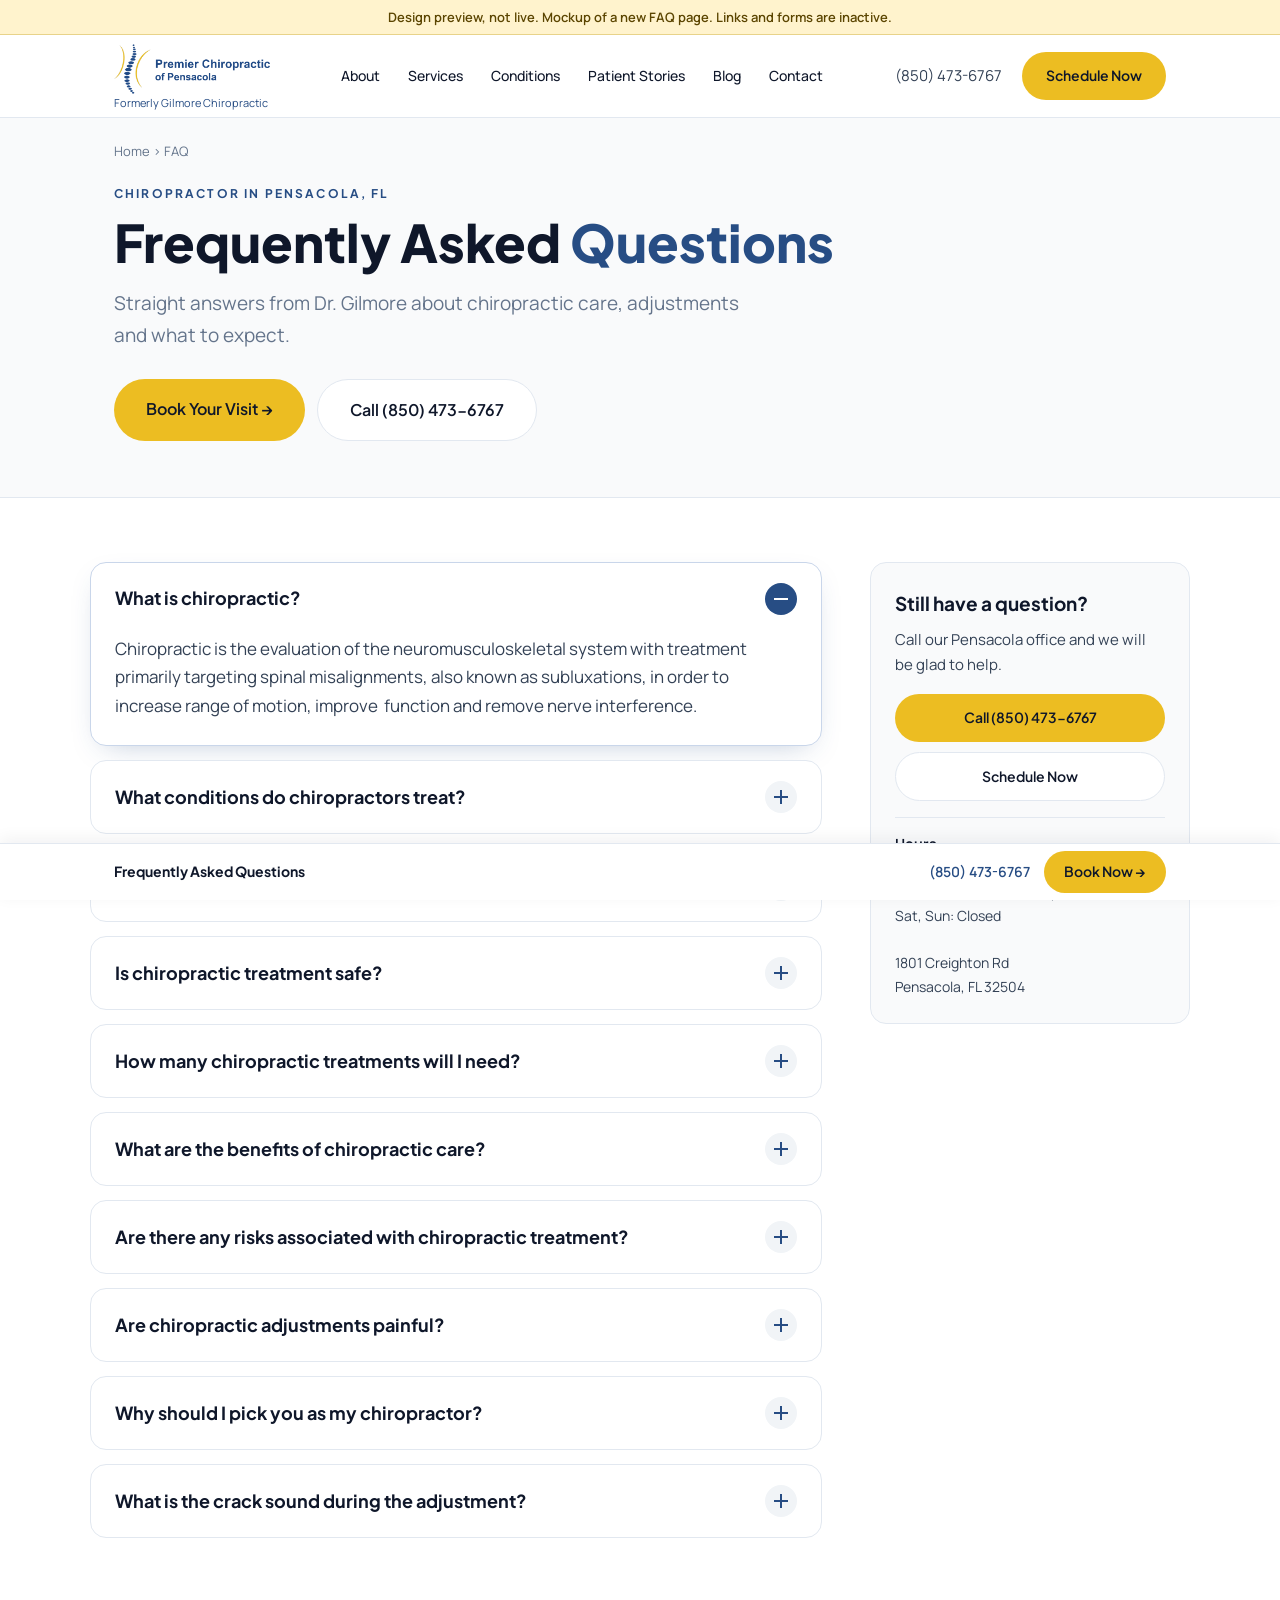
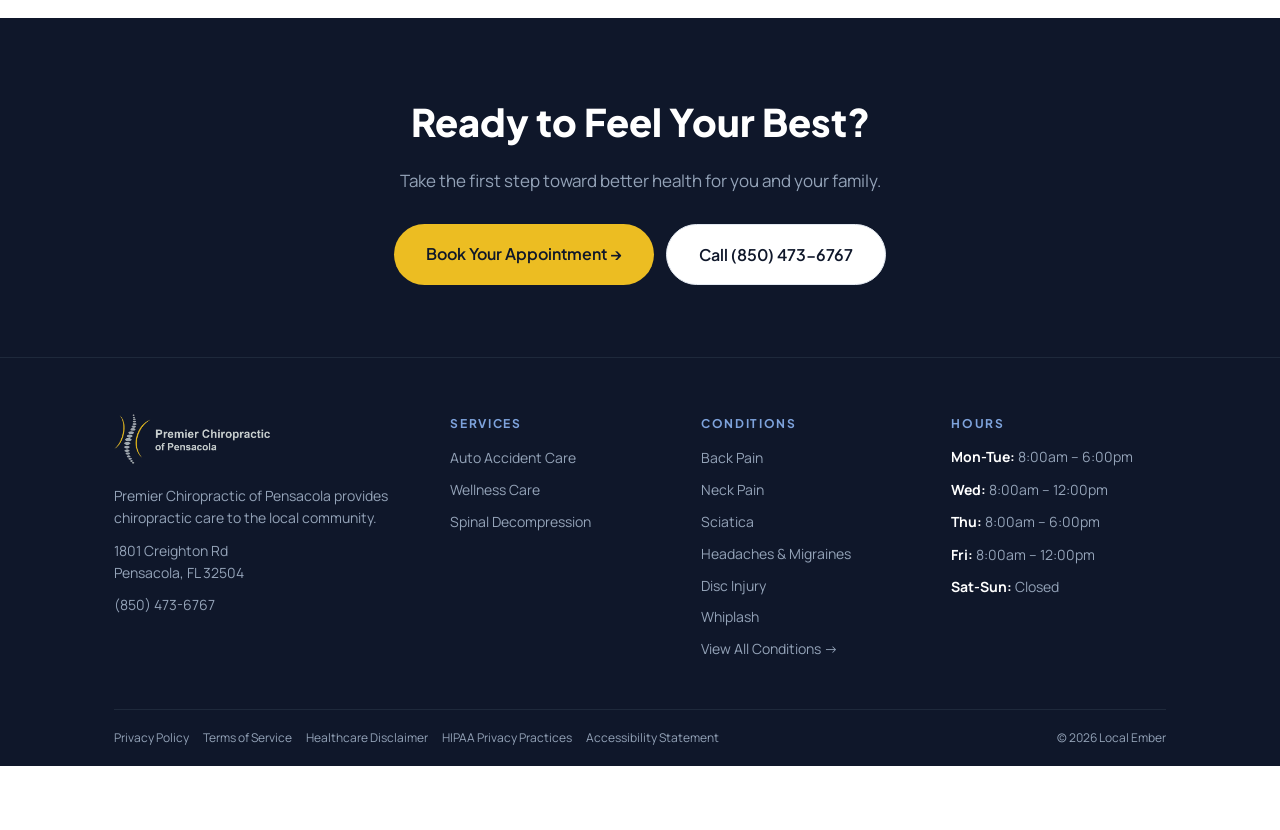
<file: index.html>
<!DOCTYPE html>
<html lang="en-US">
<head>
<meta charset="utf-8">
<meta name="viewport" content="width=device-width, initial-scale=1">
<meta name="robots" content="noindex, nofollow">
<title>FAQ mockup | Premier Chiropractic of Pensacola (design preview)</title>
<link rel="preconnect" href="https://fonts.googleapis.com">
<link rel="preconnect" href="https://fonts.gstatic.com" crossorigin>
<link href="https://fonts.googleapis.com/css2?family=Manrope:wght@400;500;600&family=Plus+Jakarta+Sans:wght@600;700;800&display=swap" rel="stylesheet">
<style>
:root{--ink:#0F172A;--blue:#274D84;--body:#334155;--muted:#64748B;--gold:#ECBD22;--gold-h:#957715;--bg1:#F9FAFB;--bg2:#F1F4F7;--line:#E2E8F0}
*{box-sizing:border-box}
html{scroll-behavior:smooth}
body{margin:0;font-family:Manrope,system-ui,sans-serif;color:var(--body);font-size:17px;line-height:1.7;background:#fff;padding-bottom:64px}
h1,h2,h3{font-family:'Plus Jakarta Sans',system-ui,sans-serif;color:var(--ink);margin:0}
a{color:var(--blue)}
.wrap{max-width:1100px;margin:0 auto;padding:0 24px}
.banner{background:#fff3cd;color:#5b4500;text-align:center;font-size:13px;font-weight:600;padding:6px 12px;border-bottom:1px solid #e8d38a}
header.site{position:sticky;top:0;z-index:20;background:rgba(255,255,255,.97);border-bottom:1px solid var(--line);backdrop-filter:blur(8px)}
.hd{display:flex;align-items:center;justify-content:space-between;gap:20px;min-height:82px}
.hd img{height:50px;width:auto;display:block}
.brand{text-decoration:none;display:block}.brand small{display:block;font-size:11px;color:var(--blue);margin-top:2px;line-height:1.2}
nav.main{display:flex;gap:28px;font-size:14px;font-weight:500}
nav.main a{color:var(--ink);text-decoration:none}
nav.main a:hover{color:var(--blue)}
.hd-r{display:flex;align-items:center;gap:20px}
.phone{color:var(--body);text-decoration:none;font-size:15px;white-space:nowrap}
.btn{white-space:nowrap;display:inline-block;background:var(--gold);color:var(--ink);font-family:'Plus Jakarta Sans',sans-serif;font-weight:600;font-size:14px;padding:12px 24px;border-radius:100px;text-decoration:none;border:0;transition:background .2s,color .2s}
.btn:hover{background:var(--gold-h);color:#fff}
.btn.lg{font-size:16px;padding:16px 32px}
.btn.ghost{background:#fff;color:var(--ink);border:1px solid var(--line)}
.btn.ghost:hover{background:var(--bg2);color:var(--ink)}
.burger{display:none;width:44px;height:44px;border:0;background:none;padding:10px;cursor:default}
.burger i,.burger i:before,.burger i:after{display:block;height:3px;background:var(--blue);border-radius:2px;content:"";position:relative}
.burger i:before{top:-8px}.burger i:after{top:5px}
.crumbs{font-size:13px;color:var(--muted);padding-top:22px}
.crumbs a{color:var(--muted);text-decoration:none}
.hero{background:var(--bg1);padding-bottom:56px;border-bottom:1px solid var(--line)}
.eyebrow{font-family:'Plus Jakarta Sans',sans-serif;font-size:12px;letter-spacing:.18em;text-transform:uppercase;font-weight:700;color:var(--blue);margin:22px 0 8px}
.hero h1{font-size:clamp(34px,5vw,52px);font-weight:800;line-height:1.12;max-width:760px}
.hero h1 em{font-style:normal;color:var(--blue)}
.hero p.sub{font-size:19px;color:var(--muted);max-width:640px;margin:16px 0 28px}
.hero .cta{display:flex;gap:12px;flex-wrap:wrap}
.layout{display:grid;grid-template-columns:minmax(0,1fr) 320px;gap:48px;padding:64px 0 80px;align-items:start}
.faqs{display:grid;gap:14px}
details.faq{border:1px solid var(--line);border-radius:16px;background:#fff;transition:box-shadow .2s,border-color .2s}
details.faq[open]{border-color:#c9d6ea;box-shadow:0 10px 30px -14px rgba(39,77,132,.35)}
details.faq summary{list-style:none;cursor:pointer;display:flex;align-items:center;justify-content:space-between;gap:16px;padding:20px 24px;font-family:'Plus Jakarta Sans',sans-serif;font-weight:700;font-size:18px;color:var(--ink);line-height:1.35;min-height:60px}
details.faq summary::-webkit-details-marker{display:none}
details.faq summary:focus-visible{outline:3px solid var(--blue);outline-offset:2px;border-radius:16px}
details.faq summary i{flex:none;width:32px;height:32px;border-radius:50%;background:var(--bg2);position:relative}
details.faq summary i:before,details.faq summary i:after{content:"";position:absolute;left:9px;top:15px;width:14px;height:2px;background:var(--blue);transition:transform .2s}
details.faq summary i:after{transform:rotate(90deg)}
details.faq[open] summary i{background:var(--blue)}
details.faq[open] summary i:before,details.faq[open] summary i:after{background:#fff}
details.faq[open] summary i:after{transform:rotate(0)}
.ans{padding:0 24px 24px}
.ans p{margin:0;max-width:68ch}
aside .card{background:var(--bg1);border:1px solid var(--line);border-radius:16px;padding:24px;position:sticky;top:110px}
aside h3{font-size:19px;margin-bottom:8px}
aside p{font-size:15px;margin:0 0 16px}
aside .btn{display:block;text-align:center;margin-bottom:10px}
aside .hours{font-size:14px;border-top:1px solid var(--line);margin-top:16px;padding-top:14px;color:var(--body)}
aside .hours b{color:var(--ink)}
.cta-band{background:var(--ink);color:#fff;text-align:center;padding:72px 0}
.cta-band h2{color:#fff;font-size:clamp(28px,4vw,38px);font-weight:800}
.cta-band p{color:#94A3B8;margin:12px 0 28px}
.cta-band .row{display:flex;gap:12px;justify-content:center;flex-wrap:wrap}
footer.site{background:var(--ink);color:#94A3B8;font-size:14px;border-top:1px solid #1e293b}
.ft{display:grid;grid-template-columns:1.4fr 1fr 1fr 1fr;gap:36px;padding:56px 0 40px}
.ft img{height:50px;margin-bottom:14px}
.ft h4{font-family:'Plus Jakarta Sans',sans-serif;color:#7ea3dc;font-size:12px;letter-spacing:.14em;text-transform:uppercase;margin:0 0 12px}
.ft a{display:block;color:#94A3B8;text-decoration:none;margin-bottom:8px}
.ft a:hover{color:#fff}
.ft p{margin:0 0 10px;line-height:1.6}
.legal{border-top:1px solid #1e293b;padding:18px 0;font-size:12px;display:flex;flex-wrap:wrap;gap:6px 18px;justify-content:space-between}
.legal span a{display:inline;margin-right:14px;color:#94A3B8;text-decoration:none}
.bar{position:fixed;left:0;right:0;bottom:0;z-index:30;background:#fff;border-top:1px solid var(--line);box-shadow:0 -4px 16px rgba(15,23,42,.06)}
.bar .wrap{display:flex;align-items:center;justify-content:space-between;min-height:56px;gap:12px}
.bar b{font-family:'Plus Jakarta Sans',sans-serif;font-size:14px;color:var(--ink)}
.bar a.p{color:var(--blue);font-weight:600;text-decoration:none;font-size:14px;margin-right:14px}
.bar .btn{padding:9px 20px}
@media(max-width:900px){
 nav.main,.hd-r .phone{display:none}
 .burger{display:block}
 .layout{grid-template-columns:1fr;padding:40px 0 56px;gap:32px}
 aside .card{position:static}
 .ft{grid-template-columns:1fr 1fr}
}
@media(max-width:560px){
 body{font-size:16px}
 .wrap{padding:0 18px}
 .hd{min-height:68px}.hd img{height:44px}
 .hd-r .btn{padding:9px 14px;font-size:12.5px}
 .hd-r{gap:6px}.hd{gap:8px}.brand small{font-size:9.5px;white-space:nowrap}.hd img{height:40px}
 details.faq summary{font-size:16.5px;padding:16px 16px}
 .ans{padding:0 16px 20px}
 .ft{grid-template-columns:1fr}
 .bar a.p{display:none}
 .hero .btn.lg{width:100%;text-align:center}
}
@media(prefers-reduced-motion:reduce){*{transition:none!important}html{scroll-behavior:auto}}
</style>
</head>
<body>
<div class="banner">Design preview, not live. Mockup of a new FAQ page. Links and forms are inactive.</div>
<header class="site"><div class="wrap hd">
 <a href="#" class="brand"><img src="logo-navy.webp" alt="Premier Chiropractic of Pensacola"><small>Formerly Gilmore Chiropractic</small></a>
 <nav class="main" aria-label="Main"><a href="#">About</a><a href="#">Services</a><a href="#">Conditions</a><a href="#">Patient Stories</a><a href="#">Blog</a><a href="#">Contact</a></nav>
 <div class="hd-r"><a class="phone" href="tel:+18504736767">(850) 473-6767</a><a class="btn" href="#">Schedule Now</a><button class="burger" aria-label="Menu"><i></i></button></div>
</div></header>

<section class="hero"><div class="wrap">
 <div class="crumbs"><a href="#">Home</a> &rsaquo; FAQ</div>
 <div class="eyebrow">Chiropractor in Pensacola, FL</div>
 <h1>Frequently Asked <em>Questions</em></h1>
 <p class="sub">Straight answers from Dr. Gilmore about chiropractic care, adjustments and what to expect.</p>
 <div class="cta"><a class="btn lg" href="#">Book Your Visit &rarr;</a><a class="btn lg ghost" href="tel:+18504736767">Call (850) 473-6767</a></div>
</div></section>

<main class="wrap layout">
 <div class="faqs">
<details class="faq" open><summary><span>What is chiropractic?</span><i aria-hidden="true"></i></summary><div class="ans"><p>Chiropractic is the evaluation of the neuromusculoskeletal system with treatment primarily targeting spinal misalignments, also known as subluxations, in order to increase range of motion, improve&nbsp; function and remove nerve interference.</p></div></details>
<details class="faq"><summary><span>What conditions do chiropractors treat?</span><i aria-hidden="true"></i></summary><div class="ans"><p>Chiropractors treat many different conditions but they primarily focus on treating the musculoskeletal system. Some of the most common chiropractic treatments target neck and back pain, headaches, sciatica, whiplash injuries, joint point and postural issues.</p></div></details>
<details class="faq"><summary><span>What is a chiropractic adjustment?</span><i aria-hidden="true"></i></summary><div class="ans"><p>A chiropractic adjustment is the procedure performed by a chiropractor which repairs the function and stability of spinal structures. The adjustment enables the spinal structures to move into a better alignment which reduces nerve interference and allows the muscles, tendons and ligaments that have been compensating for the misalignment to relax reducing tension at the neck and back.</p></div></details>
<details class="faq"><summary><span>Is chiropractic treatment safe?</span><i aria-hidden="true"></i></summary><div class="ans"><p>Chiropractic treatments are very safe. Your Pensacola Chiropractor is a highly trained clinician who will perform a detailed examination prior to any treatment you receive to make sure you have no contraindications, or reasons you should not receive chiropractic treatment.</p></div></details>
<details class="faq"><summary><span>How many chiropractic treatments will I need?</span><i aria-hidden="true"></i></summary><div class="ans"><p>The amount of chiropractic treatments you will need are specific to each individual patient. Some factors include: is there an acute injury, is there an old injury that was not properly taken care of, are there degenerative spinal issues, does the type of work a person does or an activity they are regularly involved in continually aggravate the symptoms, does a person have postural issues, can a person perform the necessary exercises or is a person willing to perform the necessary exercises that will decrease the amount of time necessary to correct the problem.</p></div></details>
<details class="faq"><summary><span>What are the benefits of chiropractic care?</span><i aria-hidden="true"></i></summary><div class="ans"><p>Simply put the main benefit of chiropractic care at our office is an improved quality of life by restoring proper function of the body and eliminating or decreasing the frequency and severity of symptoms. This benefit comes from specific chiropractic treatments that are tailored to each patient and their specific needs. Many times this benefit comes from our treatment of neck and back injuries that help to eliminate pain. For some people we help them regain range of motion which decreases stiffness that was preventing them from enjoying physical activities.</p></div></details>
<details class="faq"><summary><span>Are there any risks associated with chiropractic treatment?</span><i aria-hidden="true"></i></summary><div class="ans"><p>The main risks associated with chiropractic treatment involve contraindications to treatment that patients have before they ever receive chiropractic treatment. This is why Your Pensacola Chiropractor will perform a thorough examination to determine if you have any condition that could be worsened with chiropractic treatment. Read this article that was written by Your Pensacola Chiropractor to help explain some of the more common contraindications to chiropractic treatment in more detail.</p></div></details>
<details class="faq"><summary><span>Are chiropractic adjustments painful?</span><i aria-hidden="true"></i></summary><div class="ans"><p>Most people do not experience pain with adjustments, but some do. Usually when adjustments are uncomfortable it is because the muscles and tissues around the area where the adjustment is being performed are already bruised, swollen or in a state of spasm. Fortunately Your Pensacola Chiropractor is able to effectively perform adjustments using different techniques or methods so we can find the best and most comfortable way to treat you!</p></div></details>
<details class="faq"><summary><span>Why should I pick you as my chiropractor?</span><i aria-hidden="true"></i></summary><div class="ans"><p>Gilmore Chiropractic is Your Pensacola Chiropractor! You will receive extraordinary customer service along with an individual treatment plan that is made just for you and your specific needs. As Your Pensacola Chiropractor we are open late so you can receive the chiropractic treatment you need at a time that is convenient for you and your schedule!</p></div></details>
<details class="faq"><summary><span>What is the crack sound during the adjustment?</span><i aria-hidden="true"></i></summary><div class="ans"><p>The crack sound that is often heard during a chiropractic adjustment is called a cavitation. You can read a <a href="https://www.chiropractorpensacola.com/why-does-your-joint-pop-at-the-chiropractor/">more detailed description</a> that Your Pensacola Chiropractor wrote about what causes the crack or popping sound, but it is caused by the formation of a gas bubble inside of a joint that occurs when the joint capsule is being stretched within its normal range of motion which decreases the pressure inside of the joint capsule. Most importantly you should know the cracking sound during a chiropractic adjustment is not caused by the breaking or tearing of any bones, discs or ligaments.</p></div></details>
 </div>
 <aside><div class="card">
  <h3>Still have a question?</h3>
  <p>Call our Pensacola office and we will be glad to help.</p>
  <a class="btn" href="tel:+18504736767">Call (850) 473-6767</a>
  <a class="btn ghost" href="#">Schedule Now</a>
  <div class="hours"><b>Hours</b><br>Mon, Tue, Thu: 8:00am &ndash; 6:00pm<br>Wed, Fri: 8:00am &ndash; 12:00pm<br>Sat, Sun: Closed<br><br>1801 Creighton Rd<br>Pensacola, FL 32504</div>
 </div></aside>
</main>

<section class="cta-band"><div class="wrap">
 <h2>Ready to Feel Your Best?</h2>
 <p>Take the first step toward better health for you and your family.</p>
 <div class="row"><a class="btn lg" href="#">Book Your Appointment &rarr;</a><a class="btn lg ghost" href="tel:+18504736767">Call (850) 473-6767</a></div>
</div></section>

<footer class="site"><div class="wrap">
 <div class="ft">
  <div><img src="logo-light.webp" alt="Premier Chiropractic of Pensacola"><p>Premier Chiropractic of Pensacola provides chiropractic care to the local community.</p><p>1801 Creighton Rd<br>Pensacola, FL 32504</p><p><a href="tel:+18504736767">(850) 473-6767</a></p></div>
  <div><h4>Services</h4><a href="#">Auto Accident Care</a><a href="#">Wellness Care</a><a href="#">Spinal Decompression</a></div>
  <div><h4>Conditions</h4><a href="#">Back Pain</a><a href="#">Neck Pain</a><a href="#">Sciatica</a><a href="#">Headaches &amp; Migraines</a><a href="#">Disc Injury</a><a href="#">Whiplash</a><a href="#">View All Conditions &rarr;</a></div>
  <div><h4>Hours</h4><p><b style="color:#fff">Mon-Tue:</b> 8:00am &ndash; 6:00pm</p><p><b style="color:#fff">Wed:</b> 8:00am &ndash; 12:00pm</p><p><b style="color:#fff">Thu:</b> 8:00am &ndash; 6:00pm</p><p><b style="color:#fff">Fri:</b> 8:00am &ndash; 12:00pm</p><p><b style="color:#fff">Sat-Sun:</b> Closed</p></div>
 </div>
 <div class="legal"><span><a href="#">Privacy Policy</a><a href="#">Terms of Service</a><a href="#">Healthcare Disclaimer</a><a href="#">HIPAA Privacy Practices</a><a href="#">Accessibility Statement</a></span><span>&copy; 2026 Local Ember</span></div>
</div></footer>

<div class="bar"><div class="wrap"><b>Frequently Asked Questions</b><span><a class="p" href="tel:+18504736767">(850) 473-6767</a><a class="btn" href="#">Book Now &rarr;</a></span></div></div>
</body>
</html>
</file>
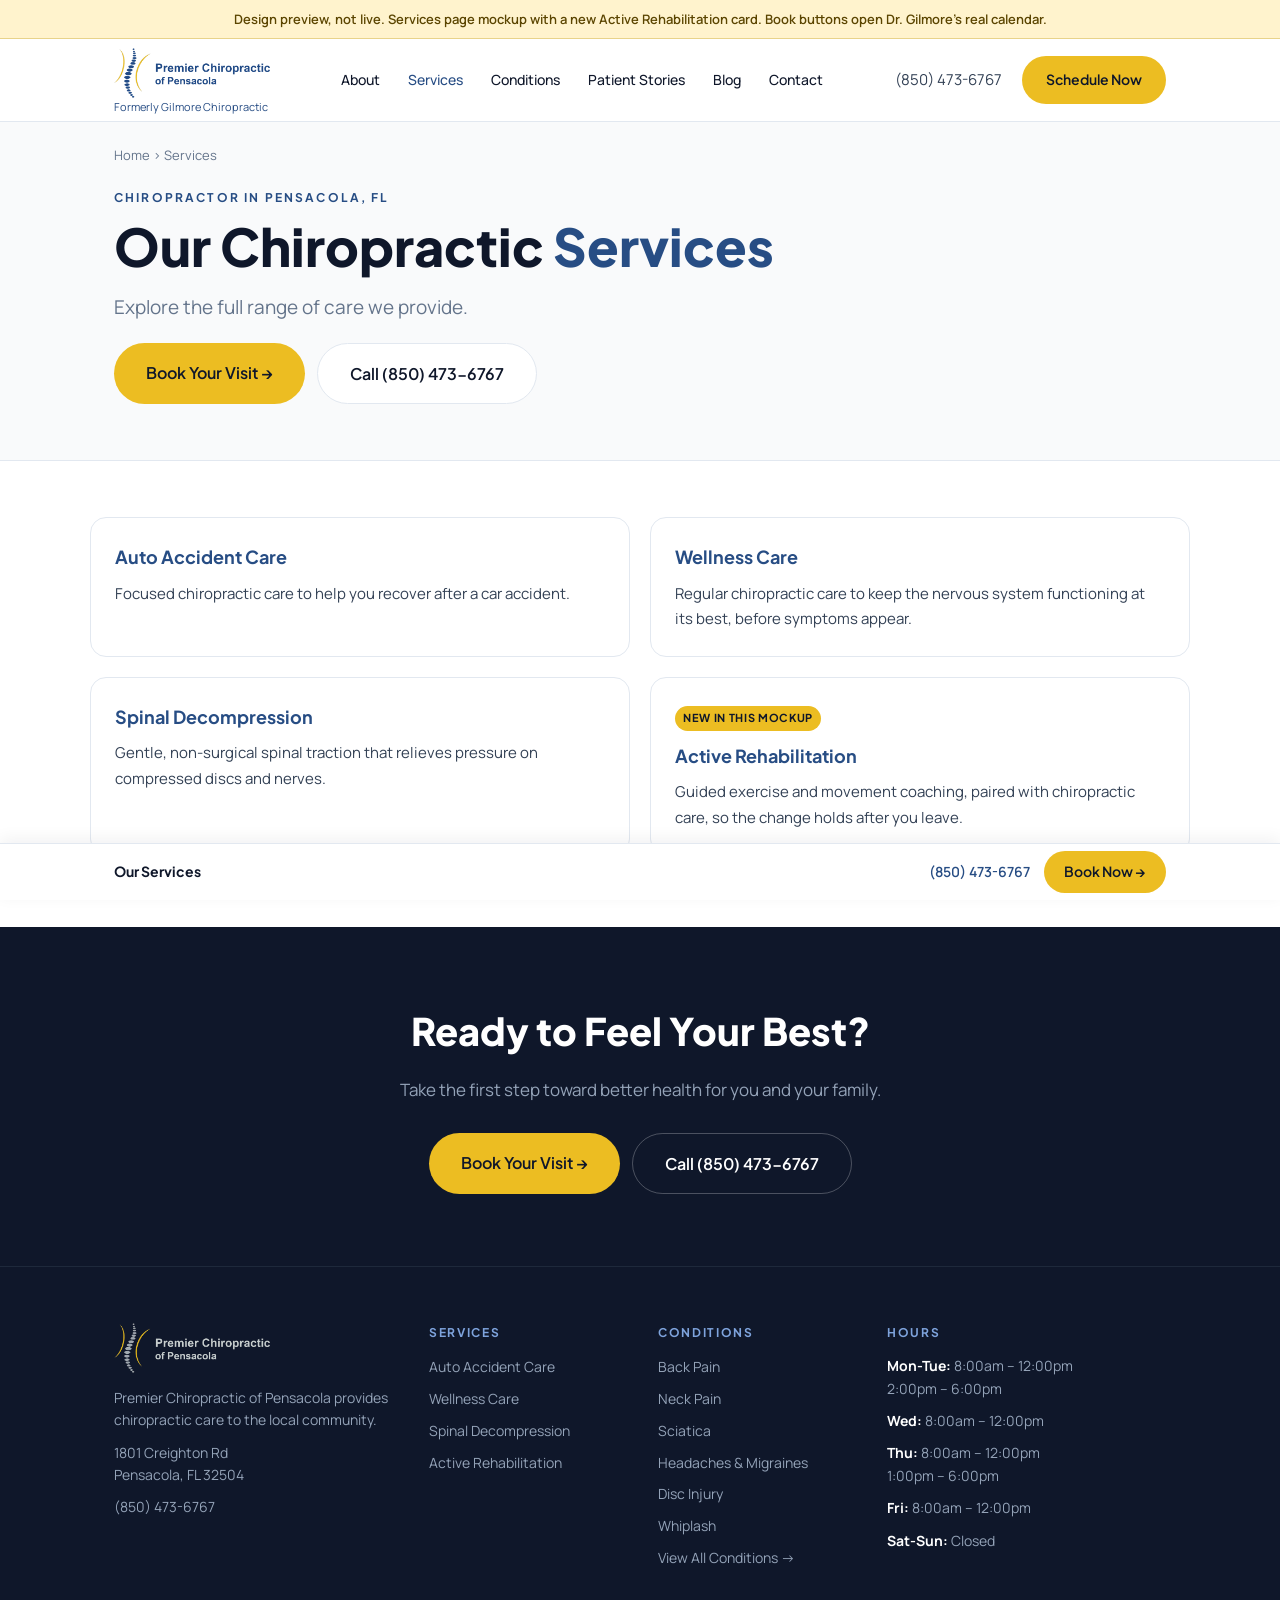
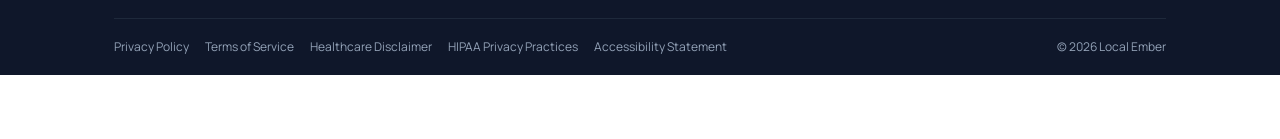
<file: services/index.html>
<!DOCTYPE html>
<html lang="en-US">
<head>
<meta charset="utf-8">
<meta name="viewport" content="width=device-width, initial-scale=1">
<meta name="robots" content="noindex, nofollow">
<title>Services | Premier Chiropractic of Pensacola (design preview)</title>
<link rel="preconnect" href="https://fonts.googleapis.com">
<link rel="preconnect" href="https://fonts.gstatic.com" crossorigin>
<link href="https://fonts.googleapis.com/css2?family=Manrope:wght@400;500;600&family=Plus+Jakarta+Sans:wght@600;700;800&display=swap" rel="stylesheet">
<link rel="stylesheet" href="../preview.css">
</head>
<body>
<div class="banner">Design preview, not live. Services page mockup with a new Active Rehabilitation card. Book buttons open Dr. Gilmore's real calendar.</div>
<header class="site"><div class="wrap hd">
 <a href="https://www.chiropractorpensacola.com/" class="brand"><img src="../logo-navy.webp" alt="Premier Chiropractic of Pensacola"><small>Formerly Gilmore Chiropractic</small></a>
 <nav class="main" aria-label="Main">
  <a href="https://www.chiropractorpensacola.com/about/">About</a>
  <a href="../services/" aria-current="page">Services</a>
  <a href="https://www.chiropractorpensacola.com/conditions/">Conditions</a>
  <a href="https://www.chiropractorpensacola.com/patient-stories/">Patient Stories</a>
  <a href="https://www.chiropractorpensacola.com/blog/">Blog</a>
  <a href="https://www.chiropractorpensacola.com/contact/">Contact</a>
</nav>
 <div class="hd-r"><a class="phone" href="tel:+18504736767">(850) 473-6767</a><a class="btn" href="https://clinic.patienthealthcenters.org/book?clinic=GILMOR26CTFL">Schedule Now</a><button class="burger" type="button" aria-label="Menu" aria-expanded="false"><i></i></button></div>
</div>
<div class="mobile-nav">
  <a href="https://www.chiropractorpensacola.com/about/">About</a>
  <a href="../services/">Services</a>
  <a href="https://www.chiropractorpensacola.com/conditions/">Conditions</a>
  <a href="https://www.chiropractorpensacola.com/patient-stories/">Patient Stories</a>
  <a href="https://www.chiropractorpensacola.com/blog/">Blog</a>
  <a href="https://www.chiropractorpensacola.com/contact/">Contact</a>
  <a href="../index.html">FAQ preview</a>
</div>
</header><section class="hero"><div class="wrap">
  <div class="crumbs"><a href="https://www.chiropractorpensacola.com/">Home</a> &rsaquo; Services</div>
  <div class="eyebrow">Chiropractor in Pensacola, FL</div>
  <h1>Our Chiropractic <em>Services</em></h1>
  <p class="sub">Explore the full range of care we provide.</p>
  <div class="cta"><a class="btn lg" href="https://clinic.patienthealthcenters.org/book?clinic=GILMOR26CTFL">Book Your Visit &rarr;</a><a class="btn lg ghost" href="tel:+18504736767">Call (850) 473-6767</a></div>
</div></section>

<main class="wrap band" style="border-top:0;padding-top:56px">
  <div class="services-grid">
    <a class="svc" href="https://www.chiropractorpensacola.com/services/auto-injury/">
      <h3>Auto Accident Care</h3>
      <p>Focused chiropractic care to help you recover after a car accident.</p>
    </a>
    <a class="svc" href="https://www.chiropractorpensacola.com/services/wellness/">
      <h3>Wellness Care</h3>
      <p>Regular chiropractic care to keep the nervous system functioning at its best, before symptoms appear.</p>
    </a>
    <a class="svc" href="https://www.chiropractorpensacola.com/services/decompression/">
      <h3>Spinal Decompression</h3>
      <p>Gentle, non-surgical spinal traction that relieves pressure on compressed discs and nerves.</p>
    </a>
    <a class="svc" href="active-rehabilitation/">
      <span class="badge">New in this mockup</span>
      <h3>Active Rehabilitation</h3>
      <p>Guided exercise and movement coaching, paired with chiropractic care, so the change holds after you leave.</p>
    </a>
  </div>
</main>
<section class="cta-band"><div class="wrap">
 <h2>Ready to Feel Your Best?</h2>
 <p>Take the first step toward better health for you and your family.</p>
 <div class="row"><a class="btn lg" href="https://clinic.patienthealthcenters.org/book?clinic=GILMOR26CTFL">Book Your Visit &rarr;</a><a class="btn lg ghost" href="tel:+18504736767">Call (850) 473-6767</a></div>
</div></section>

<footer class="site"><div class="wrap">
 <div class="ft">
  <div><img src="../logo-light.webp" alt="Premier Chiropractic of Pensacola"><p>Premier Chiropractic of Pensacola provides chiropractic care to the local community.</p><p>1801 Creighton Rd<br>Pensacola, FL 32504</p><p><a href="tel:+18504736767">(850) 473-6767</a></p></div>
  <div><h4>Services</h4>
    <a href="https://www.chiropractorpensacola.com/services/auto-injury/">Auto Accident Care</a>
    <a href="https://www.chiropractorpensacola.com/services/wellness/">Wellness Care</a>
    <a href="https://www.chiropractorpensacola.com/services/decompression/">Spinal Decompression</a>
    <a href="../services/active-rehabilitation/">Active Rehabilitation</a>
  </div>
  <div><h4>Conditions</h4>
    <a href="https://www.chiropractorpensacola.com/conditions/back-pain/">Back Pain</a>
    <a href="https://www.chiropractorpensacola.com/conditions/neck-pain/">Neck Pain</a>
    <a href="https://www.chiropractorpensacola.com/conditions/sciatica/">Sciatica</a>
    <a href="https://www.chiropractorpensacola.com/conditions/headaches/">Headaches &amp; Migraines</a>
    <a href="https://www.chiropractorpensacola.com/conditions/disc-injury/">Disc Injury</a>
    <a href="https://www.chiropractorpensacola.com/conditions/whiplash/">Whiplash</a>
    <a href="https://www.chiropractorpensacola.com/conditions/">View All Conditions &rarr;</a>
  </div>
  <div><h4>Hours</h4>
    <p><b style="color:#fff">Mon-Tue:</b> 8:00am &ndash; 12:00pm<br>2:00pm &ndash; 6:00pm</p>
    <p><b style="color:#fff">Wed:</b> 8:00am &ndash; 12:00pm</p>
    <p><b style="color:#fff">Thu:</b> 8:00am &ndash; 12:00pm<br>1:00pm &ndash; 6:00pm</p>
    <p><b style="color:#fff">Fri:</b> 8:00am &ndash; 12:00pm</p>
    <p><b style="color:#fff">Sat-Sun:</b> Closed</p>
  </div>
 </div>
 <div class="legal"><span>
   <a href="https://www.chiropractorpensacola.com/privacy-policy/">Privacy Policy</a>
   <a href="https://www.chiropractorpensacola.com/terms-of-service/">Terms of Service</a>
   <a href="https://www.chiropractorpensacola.com/healthcare-disclaimer/">Healthcare Disclaimer</a>
   <a href="https://www.chiropractorpensacola.com/hipaa-privacy-practices/">HIPAA Privacy Practices</a>
   <a href="https://www.chiropractorpensacola.com/accessibility-statement/">Accessibility Statement</a>
 </span><span>&copy; 2026 Local Ember</span></div>
</div></footer>

<div class="bar"><div class="wrap"><b>Our Services</b><span><a class="p" href="tel:+18504736767">(850) 473-6767</a><a class="btn" href="https://clinic.patienthealthcenters.org/book?clinic=GILMOR26CTFL">Book Now &rarr;</a></span></div></div>

<script src="../preview.js"></script>
</body>
</html>
</file>
<file: preview.css>
/* Shared preview chrome for Pensacola service mockups. FAQ page keeps its own inline CSS. */
:root{
  --ink:#0F172A;
  --blue:#274D84;
  --body:#334155;
  --muted:#64748B;
  --gold:#ECBD22;
  --gold-h:#957715;
  --bg1:#F9FAFB;
  --bg2:#F1F4F7;
  --line:#E2E8F0;
  --card:#fff;
}
*{box-sizing:border-box}
html{scroll-behavior:smooth}
body{margin:0;font-family:Manrope,system-ui,sans-serif;color:var(--body);font-size:17px;line-height:1.7;background:#fff;padding-bottom:64px}
h1,h2,h3,h4{font-family:"Plus Jakarta Sans",system-ui,sans-serif;color:var(--ink);margin:0;text-wrap:balance}
a{color:var(--blue)}
img{max-width:100%;height:auto;display:block}
.wrap{max-width:1100px;margin:0 auto;padding:0 24px}
.banner{background:#fff3cd;color:#5b4500;text-align:center;font-size:13px;font-weight:600;padding:8px 12px;border-bottom:1px solid #e8d38a}
.banner a{color:#5b4500;text-decoration:underline}
header.site{position:sticky;top:0;z-index:20;background:rgba(255,255,255,.97);border-bottom:1px solid var(--line);backdrop-filter:blur(8px)}
.hd{display:flex;align-items:center;justify-content:space-between;gap:20px;min-height:82px}
.hd img{height:50px;width:auto;display:block}
.brand{text-decoration:none;display:block}
.brand small{display:block;font-size:11px;color:var(--blue);margin-top:2px;line-height:1.2}
nav.main{display:flex;gap:28px;font-size:14px;font-weight:500}
nav.main a{color:var(--ink);text-decoration:none}
nav.main a:hover,nav.main a[aria-current="page"]{color:var(--blue)}
.hd-r{display:flex;align-items:center;gap:20px}
.phone{color:var(--body);text-decoration:none;font-size:15px;white-space:nowrap}
.btn{white-space:nowrap;display:inline-block;background:var(--gold);color:var(--ink);font-family:"Plus Jakarta Sans",sans-serif;font-weight:600;font-size:14px;padding:12px 24px;border-radius:100px;text-decoration:none;border:0;cursor:pointer;transition:background .2s,color .2s}
.btn:hover{background:var(--gold-h);color:#fff}
.btn.lg{font-size:16px;padding:16px 32px}
.btn.ghost{background:#fff;color:var(--ink);border:1px solid var(--line)}
.btn.ghost:hover{background:var(--bg2);color:var(--ink)}
.btn.full{display:block;text-align:center;width:100%}
.burger{display:none;width:44px;height:44px;border:0;background:none;padding:10px;cursor:pointer}
.burger i,.burger i:before,.burger i:after{display:block;height:3px;background:var(--blue);border-radius:2px;content:"";position:relative}
.burger i:before{top:-8px}
.burger i:after{top:5px}
.mobile-nav{display:none;background:#fff;border-bottom:1px solid var(--line);padding:8px 24px 20px}
.mobile-nav a{display:block;padding:12px 0;color:var(--ink);text-decoration:none;font-weight:500;border-bottom:1px solid var(--line)}
.mobile-nav a:last-child{border-bottom:0}
body.nav-open .mobile-nav{display:block}
.crumbs{font-size:13px;color:var(--muted);padding-top:22px}
.crumbs a{color:var(--muted);text-decoration:none}
.crumbs a:hover{color:var(--blue)}
.hero{background:var(--bg1);padding-bottom:56px;border-bottom:1px solid var(--line)}
.hero-grid{display:grid;grid-template-columns:minmax(0,1fr) minmax(260px,42%);gap:16px 40px;align-items:center}
.hero-copy{grid-column:1;grid-row:1}
.hero-actions{grid-column:1;grid-row:2}
.hero-img{grid-column:2;grid-row:1 / span 2;align-self:stretch}
.eyebrow{font-family:"Plus Jakarta Sans",sans-serif;font-size:12px;letter-spacing:.18em;text-transform:uppercase;font-weight:700;color:var(--blue);margin:22px 0 8px}
.hero h1{font-size:clamp(34px,5vw,52px);font-weight:800;line-height:1.12;max-width:760px}
.hero h1 em{font-style:normal;color:var(--blue)}
.hero p.sub{font-size:19px;color:var(--muted);max-width:640px;margin:16px 0 20px}
.hero .cta{display:flex;gap:12px;flex-wrap:wrap}
.chips{display:flex;flex-wrap:wrap;gap:8px;margin:0 0 22px}
.chip{background:#fff;border:1px solid var(--line);border-radius:100px;padding:6px 12px;font-size:13px;color:var(--body)}
.hero-img{border-radius:20px;overflow:hidden;border:1px solid var(--line);box-shadow:0 18px 40px -24px rgba(15,23,42,.45)}
.hero-img img{width:100%;height:100%;object-fit:cover;aspect-ratio:1/1}
.layout{display:grid;grid-template-columns:minmax(0,1fr) 320px;gap:48px;padding:64px 0 80px;align-items:start}
.prose h2{font-size:clamp(24px,3vw,32px);font-weight:800;line-height:1.25;margin:42px 0 14px}
.prose h2:first-child{margin-top:0}
.prose p,.prose li{max-width:68ch}
.prose p{margin:0 0 16px}
.prose ul{margin:0 0 16px;padding-left:1.2em}
.prose li{margin:0 0 8px}
.answer{background:var(--bg1);border:1px solid var(--line);border-radius:16px;padding:24px 24px 8px;margin-bottom:36px}
.answer .label{font-family:"Plus Jakarta Sans",sans-serif;font-size:12px;letter-spacing:.16em;text-transform:uppercase;font-weight:700;color:var(--blue);margin:0 0 8px}
.lede{font-size:18px;color:var(--muted);margin-bottom:8px}
.costbox{border:1px solid var(--line);border-radius:16px;padding:22px 24px;background:#fff;margin:8px 0 24px}
.costbox li{margin:0 0 8px}
.costbox .note{font-size:14px;color:var(--muted);margin:12px 0 0;padding-top:12px;border-top:1px solid var(--line)}
.cite{border-left:4px solid var(--blue);background:var(--bg1);border-radius:0 16px 16px 0;padding:22px 24px;margin:8px 0 24px}
.cite .stat{font-family:"Plus Jakarta Sans",sans-serif;font-weight:800;font-size:28px;color:var(--ink);line-height:1.1;margin:0 0 8px}
.cite p{margin:0 0 10px}
.cite .src{font-size:13px;color:var(--muted);margin:0}
aside .card{background:var(--bg1);border:1px solid var(--line);border-radius:16px;padding:24px;position:sticky;top:110px}
aside h3{font-size:19px;margin-bottom:8px}
aside p{font-size:15px;margin:0 0 16px}
aside .btn{margin-bottom:10px}
.stats{display:grid;gap:10px;margin:0 0 18px}
.stat{display:flex;gap:10px;align-items:flex-start;font-size:14px}
.stat b{display:block;color:var(--ink);font-family:"Plus Jakarta Sans",sans-serif}
.hours{font-size:14px;border-top:1px solid var(--line);margin-top:16px;padding-top:14px;color:var(--body)}
.hours b{color:var(--ink)}
.areas{display:flex;flex-wrap:wrap;gap:6px;margin-top:8px}
.areas span{background:#fff;border:1px solid var(--line);border-radius:100px;padding:4px 10px;font-size:12px}
.band{padding:72px 0;border-top:1px solid var(--line)}
.band.alt{background:var(--bg1)}
.band h2{font-size:clamp(28px,4vw,38px);font-weight:800;margin-bottom:10px}
.band .intro{color:var(--muted);margin:0 0 36px;max-width:640px}
.benefits{display:grid;grid-template-columns:repeat(3,1fr);gap:20px}
.benefit,.step,.related-card,.svc{background:#fff;border:1px solid var(--line);border-radius:16px;padding:24px}
.benefit h3,.step h3,.related-card h3,.svc h3{font-size:18px;margin:0 0 8px}
.benefit p,.step p,.related-card p,.svc p{margin:0;font-size:15px;color:var(--body)}
.svc{display:block;text-decoration:none;color:inherit;height:100%;transition:box-shadow .2s,border-color .2s,transform .2s}
.svc:hover{border-color:#c9d6ea;box-shadow:0 10px 30px -14px rgba(39,77,132,.35);transform:translateY(-2px)}
.svc h3{color:var(--blue)}
.badge{display:inline-block;background:var(--gold);color:var(--ink);font-family:"Plus Jakarta Sans",sans-serif;font-size:11px;font-weight:700;letter-spacing:.06em;text-transform:uppercase;border-radius:100px;padding:3px 8px;margin-bottom:10px}
.services-grid{display:grid;grid-template-columns:repeat(2,1fr);gap:20px}
.steps{display:grid;grid-template-columns:repeat(2,1fr);gap:20px}
.step{display:grid;grid-template-columns:auto 1fr;gap:14px;align-items:start}
.num{width:36px;height:36px;border-radius:50%;background:var(--blue);color:#fff;font-family:"Plus Jakarta Sans",sans-serif;font-weight:800;display:flex;align-items:center;justify-content:center;font-size:15px}
.related{display:grid;grid-template-columns:repeat(3,1fr);gap:20px}
.related-card{text-decoration:none;color:inherit;display:block;transition:box-shadow .2s,border-color .2s}
.related-card:hover{border-color:#c9d6ea;box-shadow:0 10px 30px -14px rgba(39,77,132,.35)}
.related-card h3{color:var(--blue)}
.faqs{display:grid;gap:14px}
details.faq{border:1px solid var(--line);border-radius:16px;background:#fff;transition:box-shadow .2s,border-color .2s}
details.faq[open]{border-color:#c9d6ea;box-shadow:0 10px 30px -14px rgba(39,77,132,.35)}
details.faq summary{list-style:none;cursor:pointer;display:flex;align-items:center;justify-content:space-between;gap:16px;padding:20px 24px;font-family:"Plus Jakarta Sans",sans-serif;font-weight:700;font-size:18px;color:var(--ink);line-height:1.35;min-height:60px}
details.faq summary::-webkit-details-marker{display:none}
details.faq summary:focus-visible{outline:3px solid var(--blue);outline-offset:2px;border-radius:16px}
details.faq summary i{flex:none;width:32px;height:32px;border-radius:50%;background:var(--bg2);position:relative}
details.faq summary i:before,details.faq summary i:after{content:"";position:absolute;left:9px;top:15px;width:14px;height:2px;background:var(--blue);transition:transform .2s}
details.faq summary i:after{transform:rotate(90deg)}
details.faq[open] summary i{background:var(--blue)}
details.faq[open] summary i:before,details.faq[open] summary i:after{background:#fff}
details.faq[open] summary i:after{transform:rotate(0)}
.ans{padding:0 24px 24px}
.ans p{margin:0;max-width:68ch}
.cta-band{background:var(--ink);color:#fff;text-align:center;padding:72px 0}
.cta-band h2{color:#fff;font-size:clamp(28px,4vw,38px);font-weight:800}
.cta-band p{color:#94A3B8;margin:12px 0 28px}
.cta-band .row{display:flex;gap:12px;justify-content:center;flex-wrap:wrap}
.cta-band .btn.ghost{background:transparent;color:#fff;border-color:#ffffff40}
.cta-band .btn.ghost:hover{background:#fff;color:var(--ink);border-color:#fff}
footer.site{background:var(--ink);color:#94A3B8;font-size:14px;border-top:1px solid #1e293b}
.ft{display:grid;grid-template-columns:1.3fr .9fr .9fr 1.3fr;gap:36px;padding:56px 0 40px}
.ft img{height:50px;margin-bottom:14px}
.ft h4{font-family:"Plus Jakarta Sans",sans-serif;color:#7ea3dc;font-size:12px;letter-spacing:.14em;text-transform:uppercase;margin:0 0 12px}
.ft a{display:block;color:#94A3B8;text-decoration:none;margin-bottom:8px}
.ft a:hover{color:#fff}
.ft p{margin:0 0 10px;line-height:1.6}
.legal{border-top:1px solid #1e293b;padding:18px 0;font-size:12px;display:flex;flex-wrap:wrap;gap:6px 18px;justify-content:space-between}
.legal span a{display:inline;margin-right:14px;color:#94A3B8;text-decoration:none}
.bar{position:fixed;left:0;right:0;bottom:0;z-index:30;background:#fff;border-top:1px solid var(--line);box-shadow:0 -4px 16px rgba(15,23,42,.06)}
.bar .wrap{display:flex;align-items:center;justify-content:space-between;min-height:56px;gap:12px}
.bar b{font-family:"Plus Jakarta Sans",sans-serif;font-size:14px;color:var(--ink)}
.bar a.p{color:var(--blue);font-weight:600;text-decoration:none;font-size:14px;margin-right:14px}
.bar .btn{padding:9px 20px}
@media(max-width:900px){
  nav.main,.hd-r .phone{display:none}
  .burger{display:block}
  .hero-grid,.layout,.benefits,.steps,.related,.services-grid{grid-template-columns:1fr}
  .hero-copy,.hero-actions,.hero-img{grid-column:auto;grid-row:auto}
  .hero-img{margin:8px 0 12px}
  .layout{padding:40px 0 56px;gap:32px}
  aside .card{position:static}
  .ft{grid-template-columns:1fr 1fr}
  .hero{padding-bottom:40px}
}
@media(max-width:560px){
  body{font-size:16px}
  .wrap{padding:0 18px}
  .hd{min-height:68px;gap:8px}
  .hd img{height:40px}
  .hd-r .btn{padding:9px 14px;font-size:12.5px}
  .hd-r{gap:6px}
  .brand small{font-size:9.5px;white-space:nowrap}
  details.faq summary{font-size:16.5px;padding:16px}
  .ans{padding:0 16px 20px}
  .ft{grid-template-columns:1fr}
  .bar a.p{display:none}
  .hero{padding-bottom:96px}
  .hero .btn.lg,.cta-band .btn.lg{width:100%;text-align:center}
  .benefit,.step,.svc,.related-card{padding:20px}
  .cta-band{padding:64px 0 80px}
}
@media(prefers-reduced-motion:reduce){*{transition:none!important}html{scroll-behavior:auto}}
</file>
